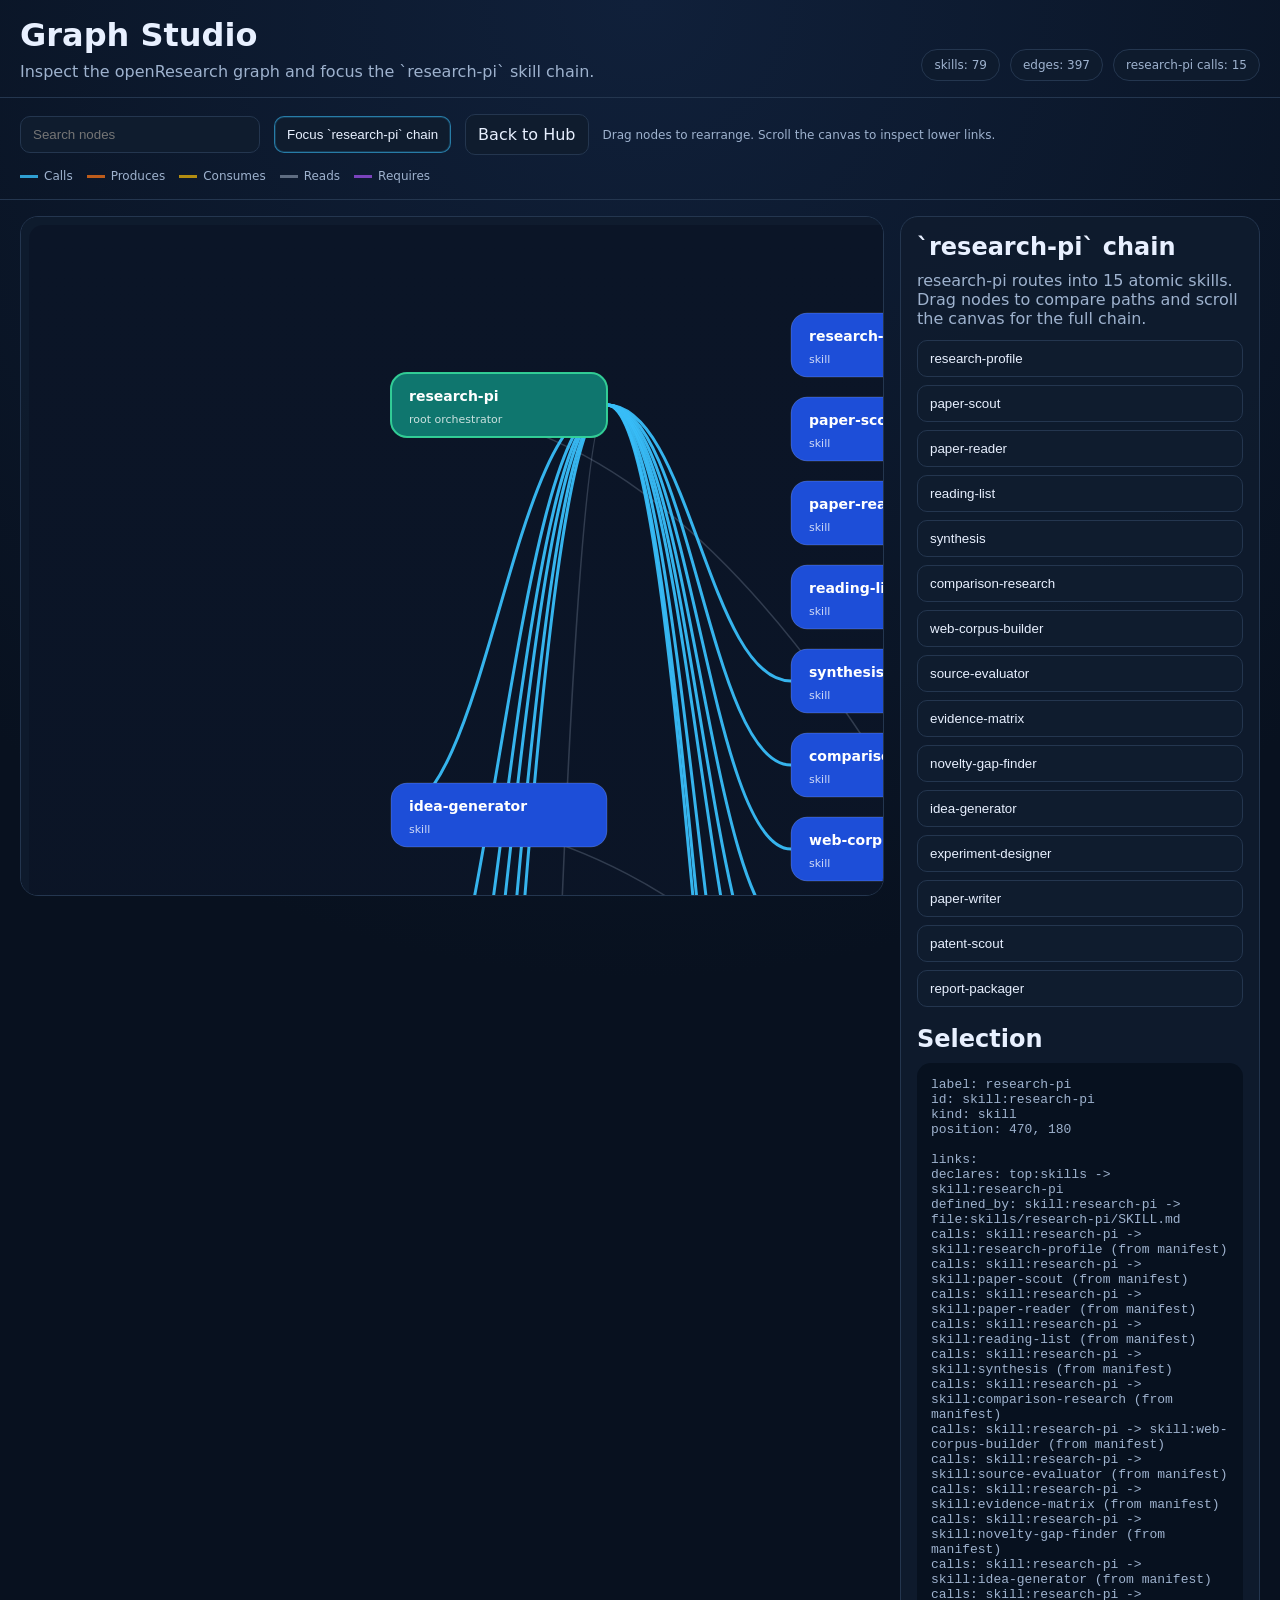
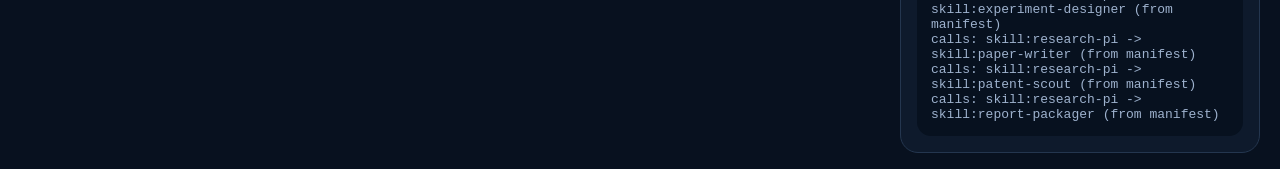
<file: apps/graph-studio/index.html>
<!doctype html>
<html lang="en">
<head>
  <meta charset="utf-8">
  <meta name="viewport" content="width=device-width, initial-scale=1">
  <title>Graph Studio</title>
  <link rel="stylesheet" href="styles.css">
</head>
<body>
  <header>
    <div>
      <h1>Graph Studio</h1>
      <p>Inspect the openResearch graph and focus the `research-pi` skill chain.</p>
    </div>
    <div id="metrics" class="metrics" aria-label="Graph metrics"></div>
  </header>

  <section class="toolbar">
    <input id="search" type="search" placeholder="Search nodes">
    <button id="focus-chain" type="button" class="toolbar-button is-active">Focus `research-pi` chain</button>
    <a class="toolbar-link" href="/">Back to Hub</a>
    <span class="canvas-hint">Drag nodes to rearrange. Scroll the canvas to inspect lower links.</span>
    <div class="legend" aria-label="Edge legend">
      <span><i class="legend-line calls"></i>Calls</span>
      <span><i class="legend-line produces"></i>Produces</span>
      <span><i class="legend-line consumes"></i>Consumes</span>
      <span><i class="legend-line reads"></i>Reads</span>
      <span><i class="legend-line requires"></i>Requires</span>
    </div>
  </section>

  <main>
    <section class="canvas-wrap">
      <svg id="canvas" viewBox="0 0 1600 1200" role="img" aria-label="Graph visualization"></svg>
    </section>
    <aside>
      <section class="panel-section">
        <h2>`research-pi` chain</h2>
        <div id="chain-summary" class="muted">Loading chain...</div>
        <div id="chain-list" class="chain-list"></div>
      </section>
      <section class="panel-section">
        <h2>Selection</h2>
        <pre id="selection">Select a node to inspect its links.</pre>
      </section>
    </aside>
  </main>

  <script src="graph.data.js"></script>
  <script src="app.js"></script>
</body>
</html>
</file>
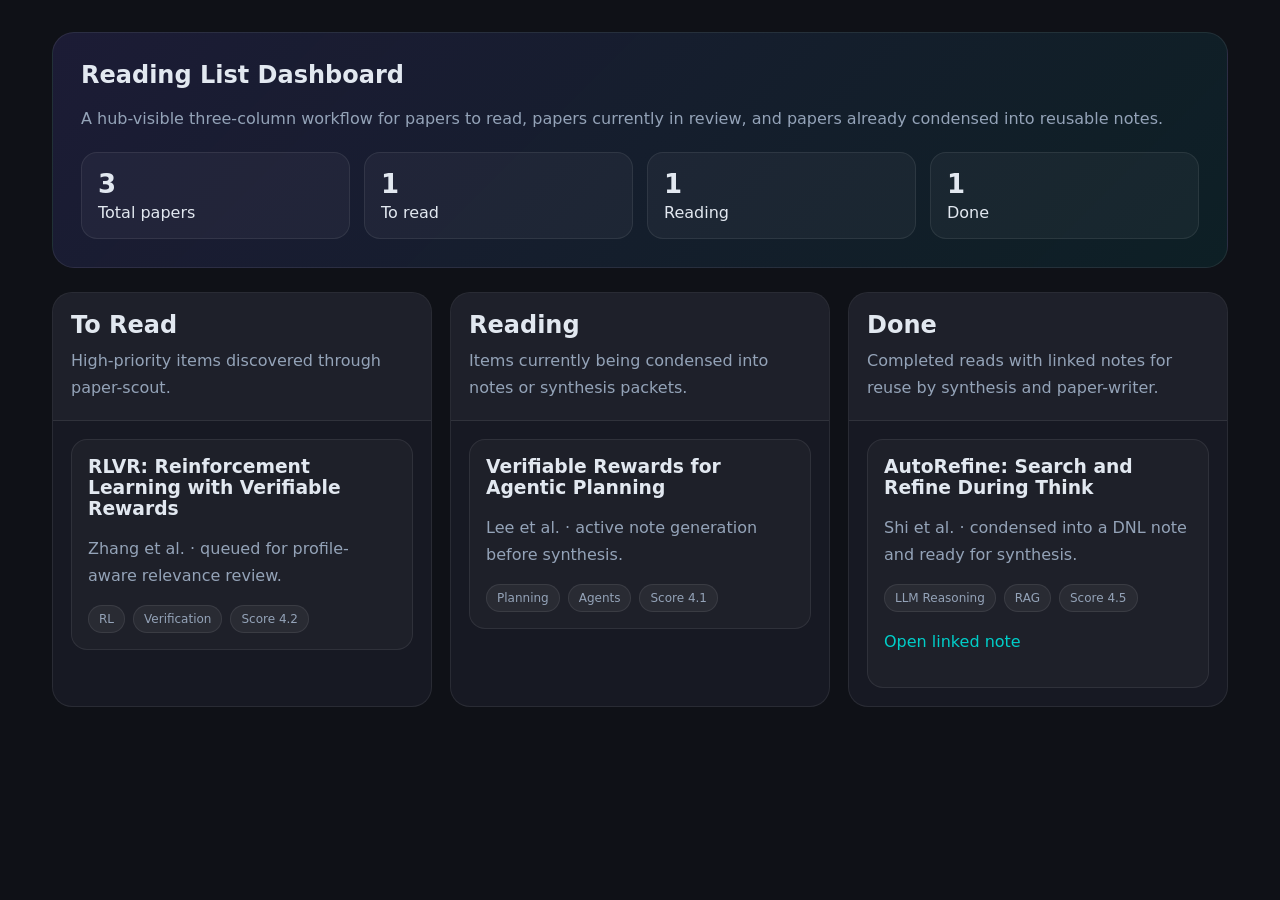
<file: research-workspace/reports/reading-list.html>
<!doctype html>
<html lang="en">
<head>
  <meta charset="utf-8">
  <meta name="viewport" content="width=device-width, initial-scale=1">
  <title>Reading List | openResearch Workspace</title>
  <style>
    :root {
      color-scheme: dark;
      --bg: #0f1117;
      --panel: #171923;
      --border: rgba(255,255,255,0.08);
      --accent: #6c5ce7;
      --accent2: #00cec9;
      --text: #e2e8f0;
      --muted: #94a3b8;
    }
    * { box-sizing: border-box; }
    body { margin: 0; font-family: "Noto Sans SC", system-ui, sans-serif; background: var(--bg); color: var(--text); }
    .wrap { max-width: 1240px; margin: 0 auto; padding: 32px; }
    .hero { padding: 28px; border-radius: 22px; border: 1px solid var(--border); background: linear-gradient(135deg, rgba(108,92,231,0.15), rgba(0,206,201,0.08)); margin-bottom: 24px; }
    h1, h2, h3 { margin: 0; }
    p { color: var(--muted); line-height: 1.7; }
    .stats { display: grid; grid-template-columns: repeat(4, 1fr); gap: 14px; margin-top: 20px; }
    .stat { padding: 16px; border-radius: 16px; border: 1px solid var(--border); background: rgba(255,255,255,0.04); }
    .stat strong { display: block; font-size: 26px; margin-bottom: 4px; }
    .board { display: grid; grid-template-columns: repeat(3, minmax(0, 1fr)); gap: 18px; }
    .column { border-radius: 20px; border: 1px solid var(--border); background: var(--panel); overflow: hidden; }
    .column-head { padding: 18px; border-bottom: 1px solid var(--border); background: rgba(255,255,255,0.03); }
    .column-head p { margin: 8px 0 0; }
    .column-body { display: grid; gap: 12px; padding: 18px; }
    .paper { padding: 16px; border-radius: 16px; border: 1px solid var(--border); background: rgba(255,255,255,0.03); }
    .meta { display: flex; flex-wrap: wrap; gap: 8px; margin-top: 10px; }
    .tag { padding: 6px 10px; border-radius: 999px; border: 1px solid var(--border); background: rgba(255,255,255,0.05); color: var(--muted); font-size: 12px; }
    a { color: var(--accent2); text-decoration: none; }
    a:hover { text-decoration: underline; }
    @media (max-width: 980px) { .board, .stats { grid-template-columns: 1fr; } }
  </style>
</head>
<body>
  <div class="wrap">
    <section class="hero">
      <h1>Reading List Dashboard</h1>
      <p>A hub-visible three-column workflow for papers to read, papers currently in review, and papers already condensed into reusable notes.</p>
      <div class="stats">
        <div class="stat"><strong>3</strong><span>Total papers</span></div>
        <div class="stat"><strong>1</strong><span>To read</span></div>
        <div class="stat"><strong>1</strong><span>Reading</span></div>
        <div class="stat"><strong>1</strong><span>Done</span></div>
      </div>
    </section>
    <section class="board">
      <article class="column">
        <div class="column-head">
          <h2>To Read</h2>
          <p>High-priority items discovered through paper-scout.</p>
        </div>
        <div class="column-body">
          <div class="paper">
            <h3>RLVR: Reinforcement Learning with Verifiable Rewards</h3>
            <p>Zhang et al. · queued for profile-aware relevance review.</p>
            <div class="meta">
              <span class="tag">RL</span>
              <span class="tag">Verification</span>
              <span class="tag">Score 4.2</span>
            </div>
          </div>
        </div>
      </article>
      <article class="column">
        <div class="column-head">
          <h2>Reading</h2>
          <p>Items currently being condensed into notes or synthesis packets.</p>
        </div>
        <div class="column-body">
          <div class="paper">
            <h3>Verifiable Rewards for Agentic Planning</h3>
            <p>Lee et al. · active note generation before synthesis.</p>
            <div class="meta">
              <span class="tag">Planning</span>
              <span class="tag">Agents</span>
              <span class="tag">Score 4.1</span>
            </div>
          </div>
        </div>
      </article>
      <article class="column">
        <div class="column-head">
          <h2>Done</h2>
          <p>Completed reads with linked notes for reuse by synthesis and paper-writer.</p>
        </div>
        <div class="column-body">
          <div class="paper">
            <h3>AutoRefine: Search and Refine During Think</h3>
            <p>Shi et al. · condensed into a DNL note and ready for synthesis.</p>
            <div class="meta">
              <span class="tag">LLM Reasoning</span>
              <span class="tag">RAG</span>
              <span class="tag">Score 4.5</span>
            </div>
            <p><a href="/preview?path=research-workspace%2Fnotes%2Fautorefine-dnl.md">Open linked note</a></p>
          </div>
        </div>
      </article>
    </section>
  </div>
</body>
</html>
</file>
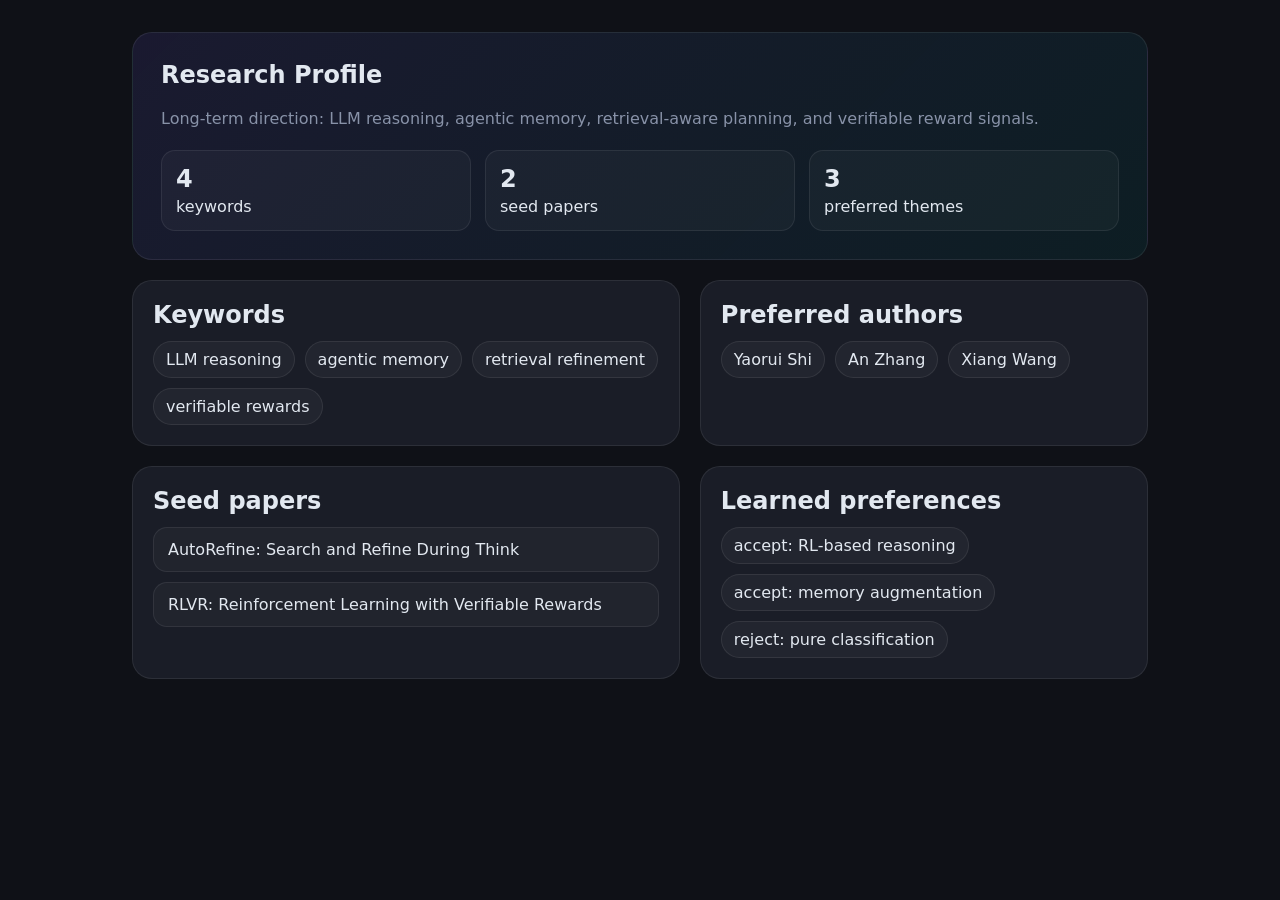
<file: research-workspace/reports/research-profile.html>
<!doctype html>
<html lang="en">
<head>
  <meta charset="utf-8">
  <meta name="viewport" content="width=device-width, initial-scale=1">
  <title>Research Profile | openResearch Workspace</title>
  <style>
    :root {
      color-scheme: dark;
      --bg: #0f1117;
      --panel: #1a1d27;
      --border: rgba(255,255,255,0.08);
      --accent: #6c5ce7;
      --accent2: #00cec9;
      --accent3: #fd79a8;
      --text: #e2e8f0;
      --muted: #8892a8;
    }
    * { box-sizing: border-box; }
    body { margin: 0; font-family: "Noto Sans SC", system-ui, sans-serif; background: var(--bg); color: var(--text); }
    .wrap { max-width: 1080px; margin: 0 auto; padding: 32px; }
    .hero, .card { background: var(--panel); border: 1px solid var(--border); border-radius: 20px; }
    .hero { padding: 28px; margin-bottom: 20px; background: linear-gradient(135deg, rgba(108,92,231,0.12), rgba(0,206,201,0.07)); }
    h1, h2 { margin: 0 0 12px; }
    p { color: var(--muted); line-height: 1.7; }
    .grid { display: grid; grid-template-columns: 1.1fr .9fr; gap: 20px; }
    .card { padding: 20px; }
    .chips { display: flex; flex-wrap: wrap; gap: 10px; }
    .chip { padding: 8px 12px; border-radius: 999px; border: 1px solid var(--border); background: rgba(255,255,255,0.04); }
    .seed { display: grid; gap: 10px; }
    .seed div { padding: 12px 14px; border-radius: 14px; background: rgba(255,255,255,0.03); border: 1px solid var(--border); }
    .stat { display: grid; grid-template-columns: repeat(3, 1fr); gap: 14px; margin-top: 18px; }
    .stat div { padding: 14px; border-radius: 14px; border: 1px solid var(--border); background: rgba(255,255,255,0.03); }
    .stat strong { display: block; font-size: 24px; margin-bottom: 4px; }
    @media (max-width: 860px) { .grid, .stat { grid-template-columns: 1fr; } }
  </style>
</head>
<body>
  <div class="wrap">
    <section class="hero">
      <h1>Research Profile</h1>
      <p>Long-term direction: LLM reasoning, agentic memory, retrieval-aware planning, and verifiable reward signals.</p>
      <div class="stat">
        <div><strong>4</strong><span>keywords</span></div>
        <div><strong>2</strong><span>seed papers</span></div>
        <div><strong>3</strong><span>preferred themes</span></div>
      </div>
    </section>
    <section class="grid">
      <article class="card">
        <h2>Keywords</h2>
        <div class="chips">
          <span class="chip">LLM reasoning</span>
          <span class="chip">agentic memory</span>
          <span class="chip">retrieval refinement</span>
          <span class="chip">verifiable rewards</span>
        </div>
      </article>
      <article class="card">
        <h2>Preferred authors</h2>
        <div class="chips">
          <span class="chip">Yaorui Shi</span>
          <span class="chip">An Zhang</span>
          <span class="chip">Xiang Wang</span>
        </div>
      </article>
      <article class="card">
        <h2>Seed papers</h2>
        <div class="seed">
          <div>AutoRefine: Search and Refine During Think</div>
          <div>RLVR: Reinforcement Learning with Verifiable Rewards</div>
        </div>
      </article>
      <article class="card">
        <h2>Learned preferences</h2>
        <div class="chips">
          <span class="chip">accept: RL-based reasoning</span>
          <span class="chip">accept: memory augmentation</span>
          <span class="chip">reject: pure classification</span>
        </div>
      </article>
    </section>
  </div>
</body>
</html>
</file>
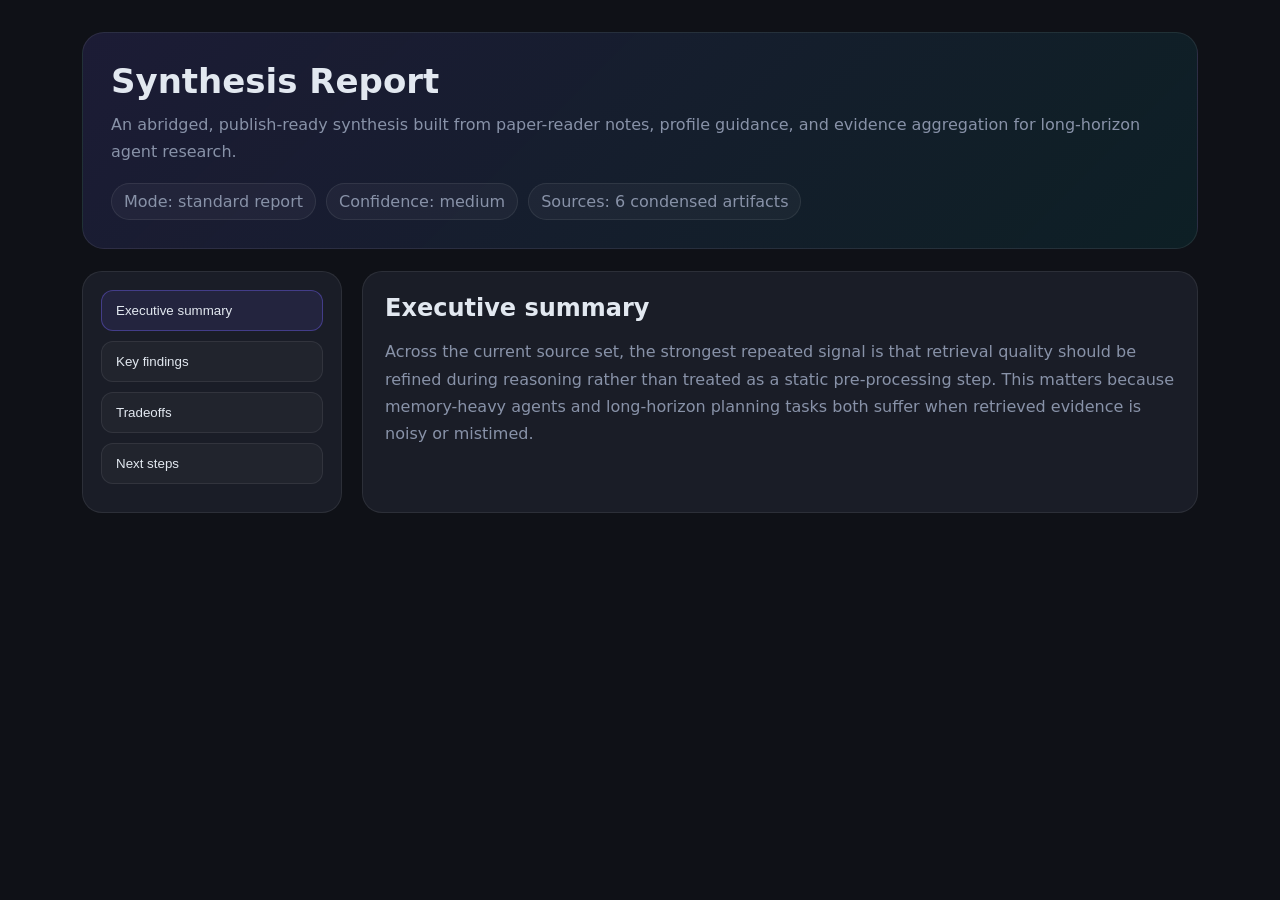
<file: research-workspace/reports/synthesis-report.html>
<!doctype html>
<html lang="en">
<head>
  <meta charset="utf-8">
  <meta name="viewport" content="width=device-width, initial-scale=1">
  <title>Synthesis Report | openResearch Workspace</title>
  <style>
    :root {
      color-scheme: dark;
      --bg: #0f1117;
      --panel: #1a1d27;
      --panel2: #141620;
      --border: rgba(255,255,255,0.08);
      --accent: #6c5ce7;
      --accent2: #00cec9;
      --accent3: #fd79a8;
      --text: #e2e8f0;
      --muted: #8892a8;
    }
    * { box-sizing: border-box; }
    body { margin: 0; font-family: "Noto Sans SC", system-ui, sans-serif; background: var(--bg); color: var(--text); }
    .wrap { max-width: 1180px; margin: 0 auto; padding: 32px; }
    .hero { border: 1px solid var(--border); border-radius: 22px; padding: 28px; margin-bottom: 22px; background: linear-gradient(135deg, rgba(108,92,231,0.15), rgba(0,206,201,0.08)); }
    .hero h1 { margin: 0 0 10px; font-size: 34px; }
    .hero p { margin: 0; color: var(--muted); line-height: 1.7; }
    .bar { display: flex; gap: 10px; flex-wrap: wrap; margin-top: 18px; }
    .pill { padding: 8px 12px; border-radius: 999px; border: 1px solid var(--border); background: rgba(255,255,255,0.04); color: var(--muted); }
    .layout { display: grid; grid-template-columns: 260px 1fr; gap: 20px; }
    .nav, .content section { background: var(--panel); border: 1px solid var(--border); border-radius: 20px; }
    .nav { padding: 18px; position: sticky; top: 20px; height: fit-content; }
    .nav button { width: 100%; text-align: left; padding: 12px 14px; border-radius: 12px; border: 1px solid var(--border); background: rgba(255,255,255,0.03); color: var(--text); cursor: pointer; margin-bottom: 10px; }
    .nav button.active { border-color: rgba(108,92,231,0.45); background: rgba(108,92,231,0.12); }
    .content { display: grid; gap: 18px; }
    .content section { padding: 22px; }
    h2 { margin: 0 0 14px; }
    p, li { color: var(--muted); line-height: 1.7; }
    ul { margin: 0; padding-left: 18px; }
    .grid { display: grid; grid-template-columns: repeat(2, minmax(0, 1fr)); gap: 14px; }
    .card { border-radius: 14px; border: 1px solid var(--border); background: rgba(255,255,255,0.03); padding: 16px; }
    .hidden { display: none; }
    @media (max-width: 900px) { .layout, .grid { grid-template-columns: 1fr; } .nav { position: static; } }
  </style>
</head>
<body>
  <div class="wrap">
    <section class="hero">
      <h1>Synthesis Report</h1>
      <p>An abridged, publish-ready synthesis built from paper-reader notes, profile guidance, and evidence aggregation for long-horizon agent research.</p>
      <div class="bar">
        <span class="pill">Mode: standard report</span>
        <span class="pill">Confidence: medium</span>
        <span class="pill">Sources: 6 condensed artifacts</span>
      </div>
    </section>
    <div class="layout">
      <aside class="nav">
        <button type="button" class="active" data-target="summary">Executive summary</button>
        <button type="button" data-target="findings">Key findings</button>
        <button type="button" data-target="tradeoffs">Tradeoffs</button>
        <button type="button" data-target="next">Next steps</button>
      </aside>
      <main class="content">
        <section id="summary">
          <h2>Executive summary</h2>
          <p>Across the current source set, the strongest repeated signal is that retrieval quality should be refined during reasoning rather than treated as a static pre-processing step. This matters because memory-heavy agents and long-horizon planning tasks both suffer when retrieved evidence is noisy or mistimed.</p>
        </section>
        <section id="findings" class="hidden">
          <h2>Key findings</h2>
          <div class="grid">
            <div class="card"><strong>Retrieval refinement matters</strong><p>AutoRefine-style workflows improve multi-hop reasoning by refining evidence inside the reasoning chain.</p></div>
            <div class="card"><strong>Verification signals are useful</strong><p>Verifiable rewards create a cleaner route for training or evaluating agent reasoning than broad reward heuristics.</p></div>
          </div>
        </section>
        <section id="tradeoffs" class="hidden">
          <h2>Tradeoffs</h2>
          <ul>
            <li>Better retrieval usually adds latency or orchestration overhead.</li>
            <li>Verification improves trust, but only when the task has measurable criteria.</li>
            <li>Memory-heavy agent pipelines gain context depth but increase state-management complexity.</li>
          </ul>
        </section>
        <section id="next" class="hidden">
          <h2>Next steps</h2>
          <ul>
            <li>Read and condense two more memory-focused papers through `paper-reader`.</li>
            <li>Merge those notes through `synthesis` before committing to a manuscript outline.</li>
            <li>Send the resulting packet into `paper-writer` for an experiment-oriented outline.</li>
          </ul>
        </section>
      </main>
    </div>
  </div>
  <script>
    const buttons = document.querySelectorAll('[data-target]');
    const sections = document.querySelectorAll('main section');
    buttons.forEach(button => {
      button.addEventListener('click', () => {
        buttons.forEach(item => {
          item.classList.remove('active');
        });
        sections.forEach(section => {
          section.classList.add('hidden');
        });
        button.classList.add('active');
        document.getElementById(button.dataset.target).classList.remove('hidden');
      });
    });
  </script>
</body>
</html>
</file>
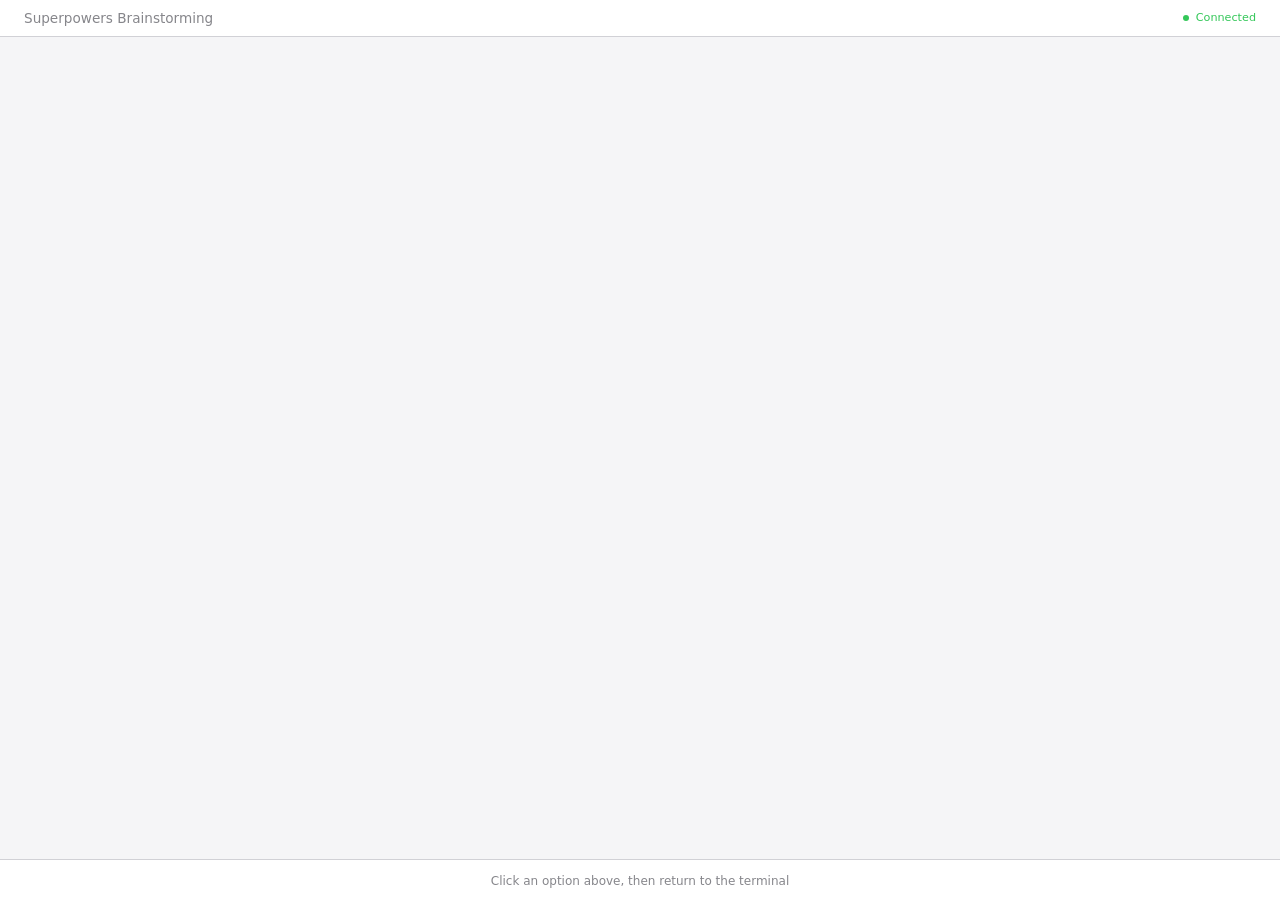
<file: references/superpowers/skills/brainstorming/scripts/frame-template.html>
<!DOCTYPE html>
<html>
<head>
  <meta charset="utf-8">
  <title>Superpowers Brainstorming</title>
  <style>
    /*
     * BRAINSTORM COMPANION FRAME TEMPLATE
     *
     * This template provides a consistent frame with:
     * - OS-aware light/dark theming
     * - Fixed header and selection indicator bar
     * - Scrollable main content area
     * - CSS helpers for common UI patterns
     *
     * Content is injected via placeholder comment in #claude-content.
     */

    * { box-sizing: border-box; margin: 0; padding: 0; }
    html, body { height: 100%; overflow: hidden; }

    /* ===== THEME VARIABLES ===== */
    :root {
      --bg-primary: #f5f5f7;
      --bg-secondary: #ffffff;
      --bg-tertiary: #e5e5e7;
      --border: #d1d1d6;
      --text-primary: #1d1d1f;
      --text-secondary: #86868b;
      --text-tertiary: #aeaeb2;
      --accent: #0071e3;
      --accent-hover: #0077ed;
      --success: #34c759;
      --warning: #ff9f0a;
      --error: #ff3b30;
      --selected-bg: #e8f4fd;
      --selected-border: #0071e3;
    }

    @media (prefers-color-scheme: dark) {
      :root {
        --bg-primary: #1d1d1f;
        --bg-secondary: #2d2d2f;
        --bg-tertiary: #3d3d3f;
        --border: #424245;
        --text-primary: #f5f5f7;
        --text-secondary: #86868b;
        --text-tertiary: #636366;
        --accent: #0a84ff;
        --accent-hover: #409cff;
        --selected-bg: rgba(10, 132, 255, 0.15);
        --selected-border: #0a84ff;
      }
    }

    body {
      font-family: system-ui, -apple-system, BlinkMacSystemFont, sans-serif;
      background: var(--bg-primary);
      color: var(--text-primary);
      display: flex;
      flex-direction: column;
      line-height: 1.5;
    }

    /* ===== FRAME STRUCTURE ===== */
    .header {
      background: var(--bg-secondary);
      padding: 0.5rem 1.5rem;
      display: flex;
      justify-content: space-between;
      align-items: center;
      border-bottom: 1px solid var(--border);
      flex-shrink: 0;
    }
    .header h1 { font-size: 0.85rem; font-weight: 500; color: var(--text-secondary); }
    .header .status { font-size: 0.7rem; color: var(--success); display: flex; align-items: center; gap: 0.4rem; }
    .header .status::before { content: ''; width: 6px; height: 6px; background: var(--success); border-radius: 50%; }

    .main { flex: 1; overflow-y: auto; }
    #claude-content { padding: 2rem; min-height: 100%; }

    .indicator-bar {
      background: var(--bg-secondary);
      border-top: 1px solid var(--border);
      padding: 0.5rem 1.5rem;
      flex-shrink: 0;
      text-align: center;
    }
    .indicator-bar span {
      font-size: 0.75rem;
      color: var(--text-secondary);
    }
    .indicator-bar .selected-text {
      color: var(--accent);
      font-weight: 500;
    }

    /* ===== TYPOGRAPHY ===== */
    h2 { font-size: 1.5rem; font-weight: 600; margin-bottom: 0.5rem; }
    h3 { font-size: 1.1rem; font-weight: 600; margin-bottom: 0.25rem; }
    .subtitle { color: var(--text-secondary); margin-bottom: 1.5rem; }
    .section { margin-bottom: 2rem; }
    .label { font-size: 0.7rem; color: var(--text-secondary); text-transform: uppercase; letter-spacing: 0.05em; margin-bottom: 0.5rem; }

    /* ===== OPTIONS (for A/B/C choices) ===== */
    .options { display: flex; flex-direction: column; gap: 0.75rem; }
    .option {
      background: var(--bg-secondary);
      border: 2px solid var(--border);
      border-radius: 12px;
      padding: 1rem 1.25rem;
      cursor: pointer;
      transition: all 0.15s ease;
      display: flex;
      align-items: flex-start;
      gap: 1rem;
    }
    .option:hover { border-color: var(--accent); }
    .option.selected { background: var(--selected-bg); border-color: var(--selected-border); }
    .option .letter {
      background: var(--bg-tertiary);
      color: var(--text-secondary);
      width: 1.75rem; height: 1.75rem;
      border-radius: 6px;
      display: flex; align-items: center; justify-content: center;
      font-weight: 600; font-size: 0.85rem; flex-shrink: 0;
    }
    .option.selected .letter { background: var(--accent); color: white; }
    .option .content { flex: 1; }
    .option .content h3 { font-size: 0.95rem; margin-bottom: 0.15rem; }
    .option .content p { color: var(--text-secondary); font-size: 0.85rem; margin: 0; }

    /* ===== CARDS (for showing designs/mockups) ===== */
    .cards { display: grid; grid-template-columns: repeat(auto-fit, minmax(280px, 1fr)); gap: 1rem; }
    .card {
      background: var(--bg-secondary);
      border: 1px solid var(--border);
      border-radius: 12px;
      overflow: hidden;
      cursor: pointer;
      transition: all 0.15s ease;
    }
    .card:hover { border-color: var(--accent); transform: translateY(-2px); box-shadow: 0 4px 12px rgba(0,0,0,0.1); }
    .card.selected { border-color: var(--selected-border); border-width: 2px; }
    .card-image { background: var(--bg-tertiary); aspect-ratio: 16/10; display: flex; align-items: center; justify-content: center; }
    .card-body { padding: 1rem; }
    .card-body h3 { margin-bottom: 0.25rem; }
    .card-body p { color: var(--text-secondary); font-size: 0.85rem; }

    /* ===== MOCKUP CONTAINER ===== */
    .mockup {
      background: var(--bg-secondary);
      border: 1px solid var(--border);
      border-radius: 12px;
      overflow: hidden;
      margin-bottom: 1.5rem;
    }
    .mockup-header {
      background: var(--bg-tertiary);
      padding: 0.5rem 1rem;
      font-size: 0.75rem;
      color: var(--text-secondary);
      border-bottom: 1px solid var(--border);
    }
    .mockup-body { padding: 1.5rem; }

    /* ===== SPLIT VIEW (side-by-side comparison) ===== */
    .split { display: grid; grid-template-columns: 1fr 1fr; gap: 1.5rem; }
    @media (max-width: 700px) { .split { grid-template-columns: 1fr; } }

    /* ===== PROS/CONS ===== */
    .pros-cons { display: grid; grid-template-columns: 1fr 1fr; gap: 1rem; margin: 1rem 0; }
    .pros, .cons { background: var(--bg-secondary); border-radius: 8px; padding: 1rem; }
    .pros h4 { color: var(--success); font-size: 0.85rem; margin-bottom: 0.5rem; }
    .cons h4 { color: var(--error); font-size: 0.85rem; margin-bottom: 0.5rem; }
    .pros ul, .cons ul { margin-left: 1.25rem; font-size: 0.85rem; color: var(--text-secondary); }
    .pros li, .cons li { margin-bottom: 0.25rem; }

    /* ===== PLACEHOLDER (for mockup areas) ===== */
    .placeholder {
      background: var(--bg-tertiary);
      border: 2px dashed var(--border);
      border-radius: 8px;
      padding: 2rem;
      text-align: center;
      color: var(--text-tertiary);
    }

    /* ===== INLINE MOCKUP ELEMENTS ===== */
    .mock-nav { background: var(--accent); color: white; padding: 0.75rem 1rem; display: flex; gap: 1.5rem; font-size: 0.9rem; }
    .mock-sidebar { background: var(--bg-tertiary); padding: 1rem; min-width: 180px; }
    .mock-content { padding: 1.5rem; flex: 1; }
    .mock-button { background: var(--accent); color: white; border: none; padding: 0.5rem 1rem; border-radius: 6px; font-size: 0.85rem; }
    .mock-input { background: var(--bg-primary); border: 1px solid var(--border); border-radius: 6px; padding: 0.5rem; width: 100%; }
  </style>
</head>
<body>
  <div class="header">
    <h1><a href="https://github.com/obra/superpowers" style="color: inherit; text-decoration: none;">Superpowers Brainstorming</a></h1>
    <div class="status">Connected</div>
  </div>

  <div class="main">
    <div id="claude-content">
      <!-- CONTENT -->
    </div>
  </div>

  <div class="indicator-bar">
    <span id="indicator-text">Click an option above, then return to the terminal</span>
  </div>

</body>
</html>
</file>
<file: apps/graph-studio/styles.css>
:root {
  color-scheme: dark;
  --bg: #08111f;
  --panel: #0f1c2e;
  --panel-strong: #13243b;
  --muted: #9eb2ce;
  --line: #24364f;
  --text: #e8f0ff;
  --accent: #38bdf8;
  --focus: #34d399;
}

* {
  box-sizing: border-box;
}

body {
  margin: 0;
  font-family: "Segoe UI", system-ui, sans-serif;
  background: radial-gradient(circle at top, #10203a 0%, var(--bg) 52%);
  color: var(--text);
}

header,
.toolbar,
main {
  padding: 16px 20px;
}

header {
  display: flex;
  justify-content: space-between;
  align-items: end;
  gap: 24px;
  border-bottom: 1px solid var(--line);
}

header h1 {
  margin: 0 0 8px;
}

header p {
  margin: 0;
  color: var(--muted);
  max-width: 680px;
}

.metrics {
  display: flex;
  gap: 10px;
  flex-wrap: wrap;
  justify-content: end;
}

.metric {
  background: rgba(15, 28, 46, 0.84);
  border: 1px solid var(--line);
  border-radius: 999px;
  padding: 8px 12px;
  font-size: 12px;
  color: var(--muted);
}

.toolbar {
  display: flex;
  gap: 14px;
  align-items: center;
  flex-wrap: wrap;
  border-bottom: 1px solid var(--line);
}

input[type="search"] {
  min-width: 240px;
  padding: 10px 12px;
  border-radius: 10px;
  border: 1px solid var(--line);
  background: var(--panel);
  color: var(--text);
}

.toolbar-button,
.toolbar-link,
.chain-item {
  border-radius: 10px;
  border: 1px solid var(--line);
  background: var(--panel);
  color: var(--text);
  text-decoration: none;
}

.toolbar-button,
.chain-item {
  padding: 10px 12px;
  cursor: pointer;
}

.toolbar-button.is-active {
  border-color: rgba(56, 189, 248, 0.6);
  box-shadow: inset 0 0 0 1px rgba(56, 189, 248, 0.18);
}

.toolbar-link {
  padding: 10px 12px;
}

.canvas-hint {
  color: var(--muted);
  font-size: 12px;
}

.legend {
  display: flex;
  gap: 14px;
  flex-wrap: wrap;
  color: var(--muted);
  font-size: 12px;
}

.legend span {
  display: inline-flex;
  align-items: center;
  gap: 6px;
}

.legend-line {
  display: inline-block;
  width: 18px;
  height: 0;
  border-top: 3px solid rgba(148, 163, 184, 0.4);
}

.legend-line.calls {
  border-color: rgba(56, 189, 248, 0.82);
}

.legend-line.produces {
  border-color: rgba(249, 115, 22, 0.75);
}

.legend-line.consumes {
  border-color: rgba(234, 179, 8, 0.75);
}

.legend-line.reads {
  border-color: rgba(148, 163, 184, 0.6);
}

.legend-line.requires {
  border-color: rgba(168, 85, 247, 0.7);
}

main {
  display: grid;
  grid-template-columns: minmax(0, 1fr) 360px;
  gap: 16px;
  min-height: calc(100vh - 156px);
}

.canvas-wrap,
aside {
  background: rgba(15, 28, 46, 0.88);
  border: 1px solid var(--line);
  border-radius: 18px;
  overflow: hidden;
}

.canvas-wrap {
  padding: 8px;
  overflow: auto;
  max-height: calc(100vh - 220px);
}

aside {
  padding: 16px;
}

.panel-section + .panel-section {
  margin-top: 18px;
}

.panel-section h2 {
  margin: 0 0 10px;
}

.muted {
  color: var(--muted);
}

.chain-list {
  display: grid;
  gap: 8px;
  margin-top: 12px;
}

.chain-item {
  text-align: left;
}

#selection {
  margin: 0;
  white-space: pre-wrap;
  background: #07111f;
  border-radius: 14px;
  padding: 14px;
  color: var(--muted);
  min-height: 220px;
}

svg {
  display: block;
  min-width: 100%;
  min-height: 920px;
  background: linear-gradient(180deg, #0b1527 0%, #0a1220 100%);
  border-radius: 14px;
}

.node rect {
  rx: 16;
  ry: 16;
  stroke: rgba(255, 255, 255, 0.16);
  stroke-width: 1;
}

.node text.title {
  font-size: 14px;
  font-weight: 700;
  fill: white;
}

.node text.kind {
  font-size: 11px;
  fill: rgba(255, 255, 255, 0.78);
}

.node.selected rect {
  stroke: #f8fafc;
  stroke-width: 2;
}

.node.research-pi rect {
  stroke: rgba(52, 211, 153, 0.95);
  stroke-width: 2;
}

.node.dragging rect {
  stroke: rgba(56, 189, 248, 0.95);
  stroke-width: 2;
  filter: drop-shadow(0 0 10px rgba(56, 189, 248, 0.32));
}

.edge {
  fill: none;
  stroke: rgba(148, 163, 184, 0.28);
  stroke-width: 1.5;
}

.edge.calls {
  stroke: rgba(56, 189, 248, 0.52);
}

.edge.calls.focus {
  stroke: rgba(56, 189, 248, 0.95);
  stroke-width: 3;
}

.edge.active {
  stroke-opacity: 1;
}

.edge.produces {
  stroke: rgba(249, 115, 22, 0.7);
}

.edge.consumes {
  stroke: rgba(234, 179, 8, 0.72);
}

.edge.reads,
.edge.reads_context {
  stroke: rgba(148, 163, 184, 0.55);
  stroke-dasharray: 5 6;
}

.edge.requires {
  stroke: rgba(168, 85, 247, 0.7);
  stroke-dasharray: 8 6;
}

@media (max-width: 980px) {
  main {
    grid-template-columns: 1fr;
  }

  svg {
    min-height: 700px;
  }
}
</file>
